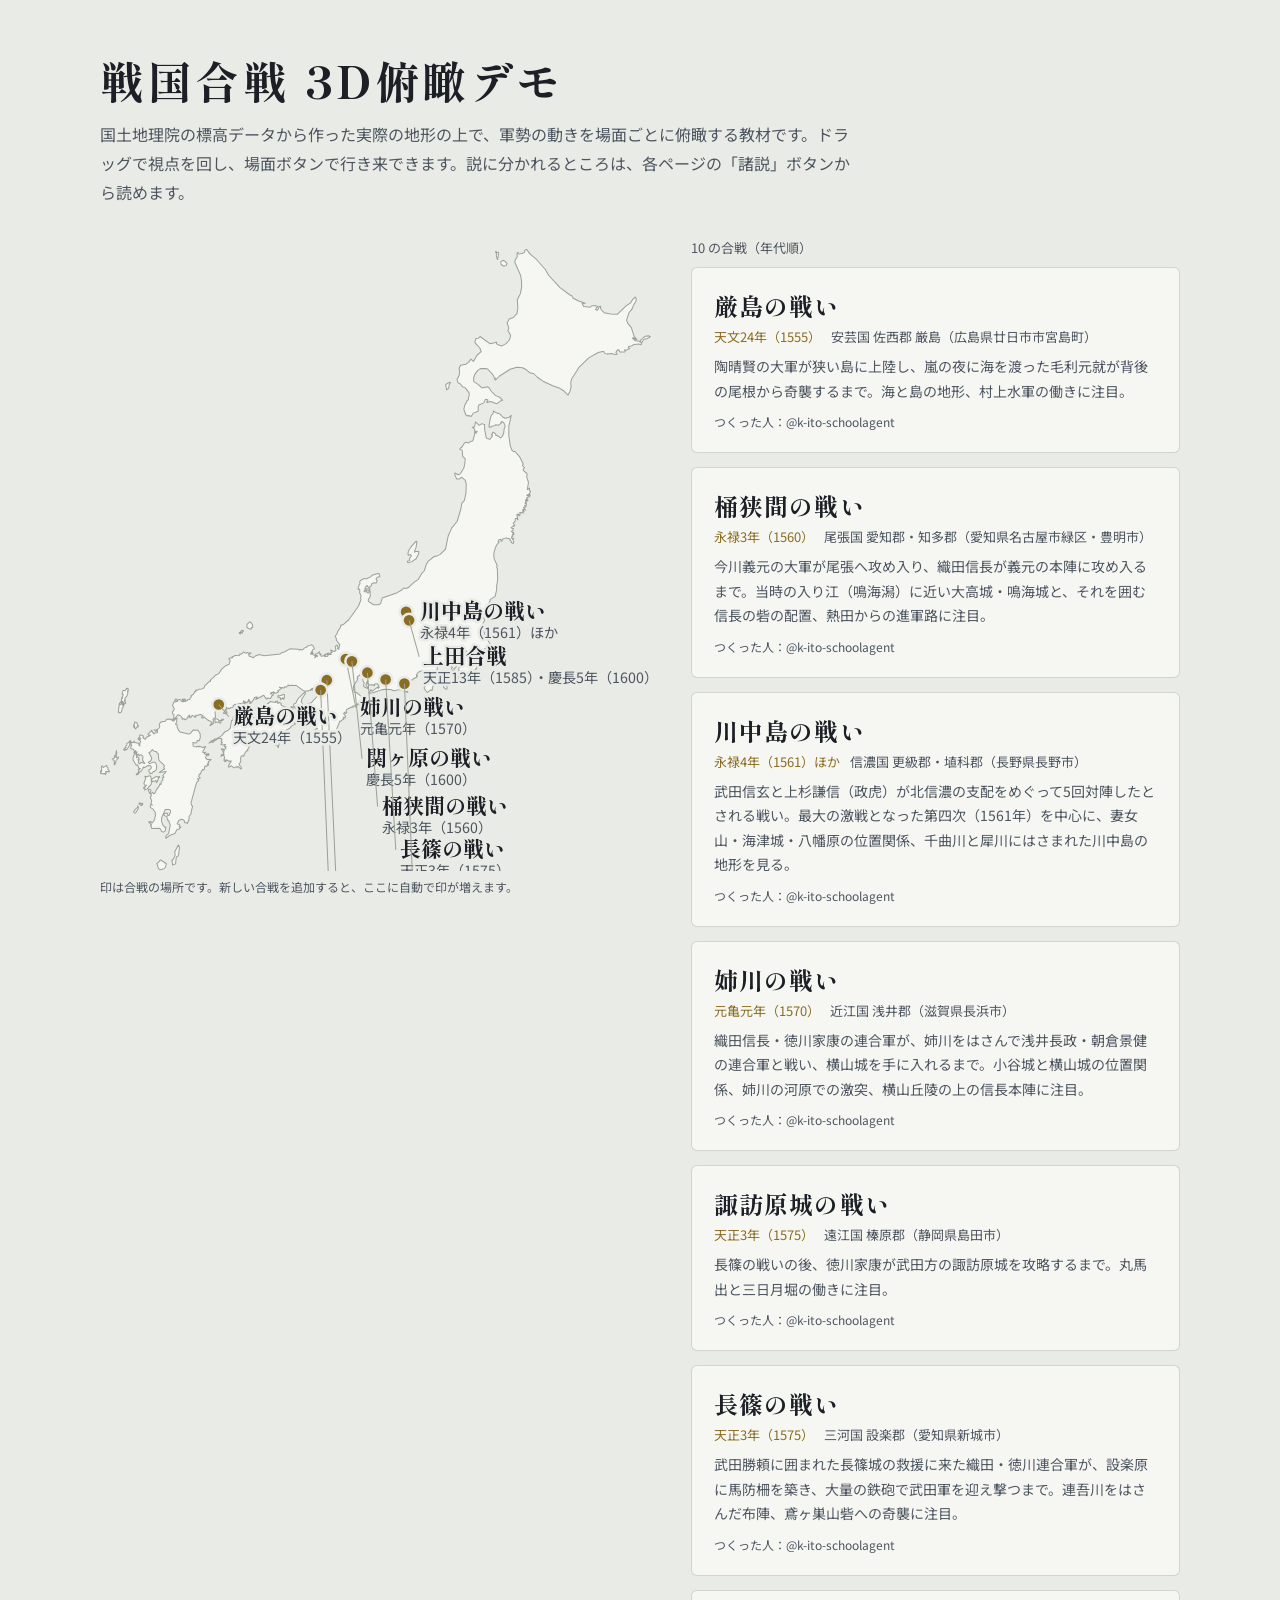
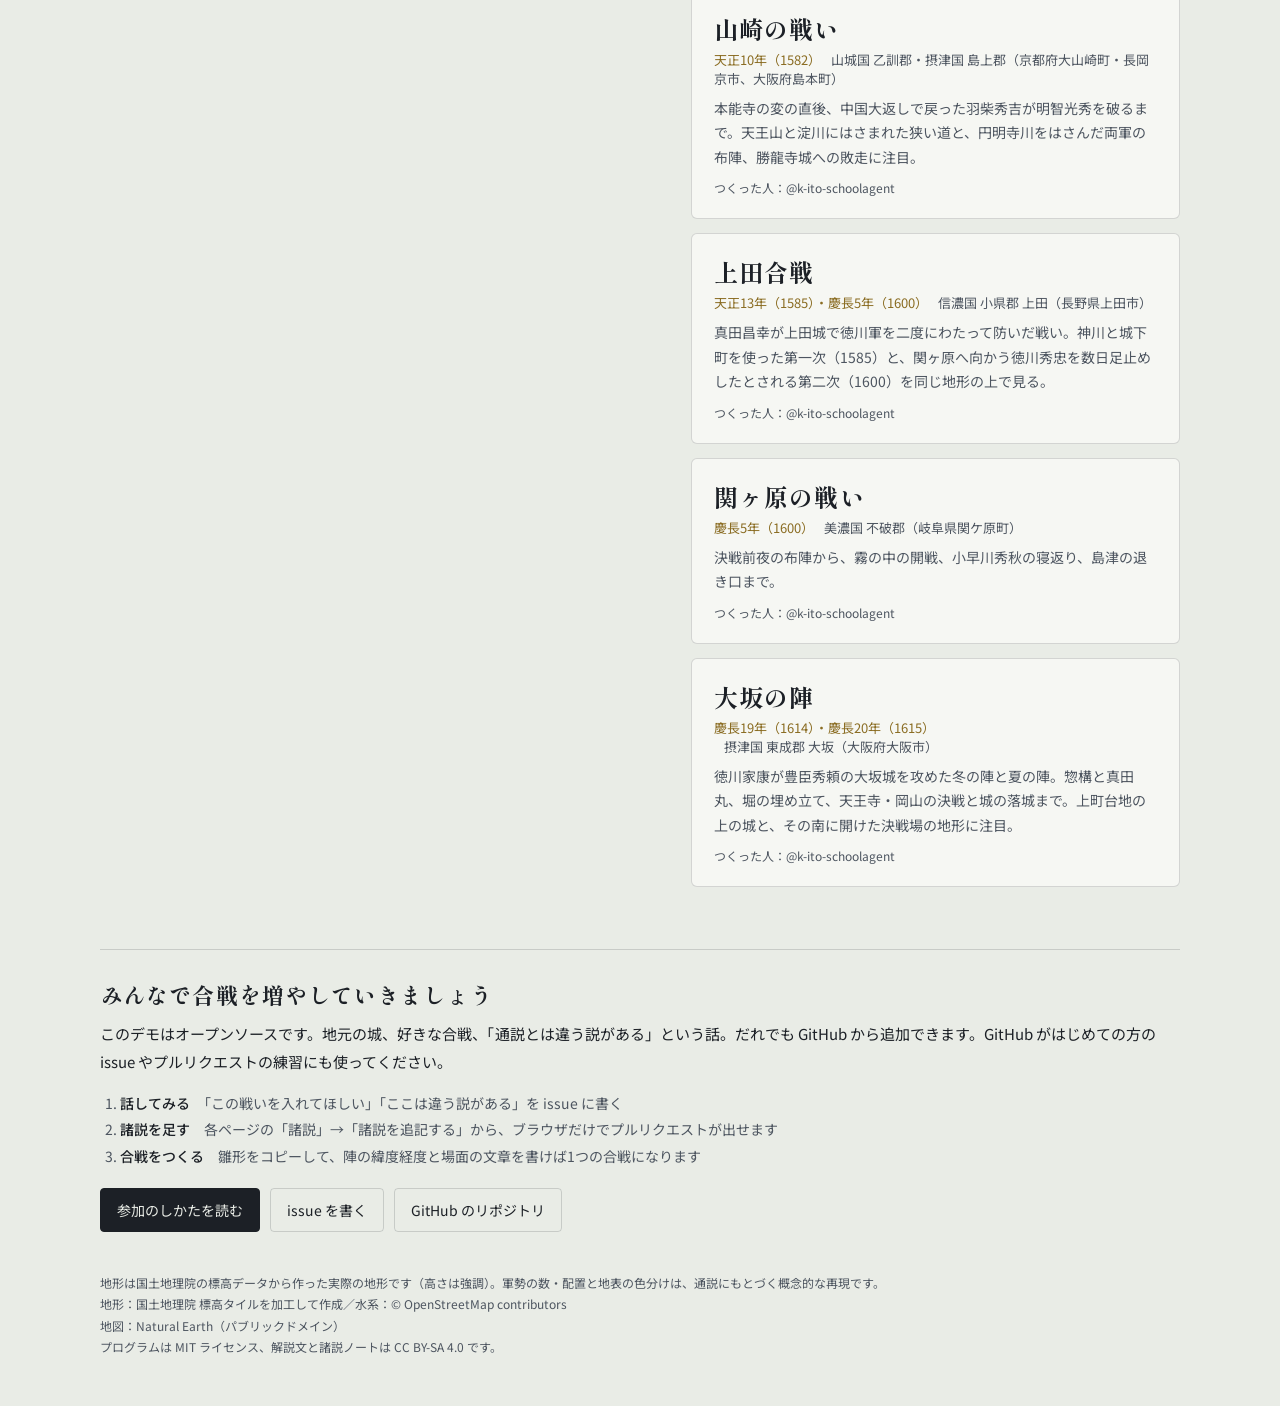
<file: index.html>
<!DOCTYPE html>
<html lang="ja">
<head>
<meta charset="utf-8">
<meta name="viewport" content="width=device-width, initial-scale=1, viewport-fit=cover">
<title>戦国合戦 3D俯瞰デモ</title>
<meta name="description" content="国土地理院の標高データから作った実際の地形の上で、戦国時代の合戦を場面ごとに3Dで俯瞰する教材。だれでも合戦や諸説を追記できるオープンなプロジェクトです。">
<link href="https://fonts.googleapis.com/css2?family=Shippori+Mincho:wght@700;800&family=Noto+Sans+JP:wght@400;500&display=swap" rel="stylesheet">
<style>
:root{--bg:#e9ece6;--ink:#1c2026;--sub:#4d5560;--rule:rgba(28,32,38,.16);--line:#9ba196;--kin:#8a6c22;--card:#f6f7f3}
@media (prefers-color-scheme: dark){:root{--bg:#171a1f;--ink:#eef0ea;--sub:#a9b0b8;--rule:rgba(238,240,234,.14);--line:#59606a;--kin:#d4b25e;--card:#20242b}}
*{box-sizing:border-box}
body{margin:0;background:var(--bg);color:var(--ink);font-family:"Noto Sans JP","Hiragino Sans",sans-serif;
  padding:calc(env(safe-area-inset-top,0px) + 48px) 16px calc(env(safe-area-inset-bottom,0px) + 48px)}
main{max-width:1080px;margin:0 auto}
main>h1,main>.lead{max-width:760px}
h1{font-family:"Shippori Mincho","Hiragino Mincho ProN",serif;font-weight:800;font-size:clamp(28px,5vw,44px);letter-spacing:.08em;margin:0 0 8px}
.lead{color:var(--sub);line-height:1.8;margin:0 0 32px}
.count{font-size:13px;color:var(--sub);margin:0 0 10px}
.atlas{display:grid;grid-template-columns:minmax(0,1.15fr) minmax(0,1fr);gap:28px;align-items:start}
.map{position:sticky;top:24px;margin:0}
.map svg{display:block;width:100%;height:auto;max-height:78vh}
.map .land{fill:var(--card);stroke:var(--line);stroke-width:1;stroke-linejoin:round}
.map .pin circle.dot{fill:var(--kin);stroke:var(--bg);stroke-width:2.5}
.map .pin circle.halo{fill:var(--kin);opacity:0;transition:opacity .15s}
.map .pin text{font-family:"Shippori Mincho",serif;font-weight:700;font-size:21px;fill:var(--ink);paint-order:stroke;stroke:var(--bg);stroke-width:5px;stroke-linejoin:round}
.map .pin text.yr{font-family:"Noto Sans JP",sans-serif;font-weight:400;font-size:14px;fill:var(--sub)}
.map .pin:hover circle.halo,.map .pin:focus-visible circle.halo,.map .pin.on circle.halo{opacity:.22}
.map .pin:focus{outline:none}
.map .pin:focus-visible circle.dot{stroke:var(--ink)}
.map figcaption{font-size:12px;color:var(--sub);line-height:1.7;margin-top:6px}
a.item.on{border-color:var(--kin)}
@media (max-width:820px){.atlas{grid-template-columns:1fr}.map{position:static}.map svg{max-height:none}}
a.item{display:block;text-decoration:none;color:inherit;background:var(--card);border-radius:6px;padding:20px 22px;margin-bottom:14px;border:1px solid var(--rule)}
a.item:hover{border-color:var(--kin)}
a:focus-visible{outline:2px solid var(--kin);outline-offset:2px}
.item h2{font-family:"Shippori Mincho",serif;font-size:24px;margin:0 0 4px;letter-spacing:.05em}
.item .date{font-size:13px;color:var(--kin);margin-bottom:8px}
.item .date span{color:var(--sub);margin-left:10px}
.item p{margin:0;line-height:1.75;color:var(--sub);font-size:14px}
.item .by{margin-top:8px;font-size:12px}
section.join{margin-top:48px;padding-top:28px;border-top:1px solid var(--rule)}
.join h2{font-family:"Shippori Mincho",serif;font-size:22px;letter-spacing:.05em;margin:0 0 10px}
.join p{line-height:1.85;margin:0 0 14px;font-size:15px}
.join ol{margin:0 0 18px;padding-left:1.4em;line-height:1.9;font-size:14px;color:var(--sub)}
.join ol b{color:var(--ink);font-weight:500}
.join a{color:inherit}
.btns{display:flex;flex-wrap:wrap;gap:10px}
.btns a{display:inline-flex;align-items:center;min-height:44px;padding:0 16px;border-radius:4px;text-decoration:none;border:1px solid var(--rule);color:var(--ink);font-size:14px}
.btns a.primary{background:var(--ink);color:var(--bg);border-color:var(--ink)}
footer{margin-top:40px;font-size:12px;color:var(--sub);line-height:1.8}
footer a{color:inherit}
</style>
</head>
<body>
<main>
  <h1>戦国合戦 3D俯瞰デモ</h1>
  <p class="lead">国土地理院の標高データから作った実際の地形の上で、軍勢の動きを場面ごとに俯瞰する教材です。ドラッグで視点を回し、場面ボタンで行き来できます。説に分かれるところは、各ページの「諸説」ボタンから読めます。</p>
  <div class="atlas">
  <figure class="map" id="map" aria-label="合戦の場所の地図"><figcaption>印は合戦の場所です。新しい合戦を追加すると、ここに自動で印が増えます。</figcaption></figure>
  <div>
  <p class="count" id="count"></p>
  <div id="list">
    <a class="item" href="sekigahara/"><h2>関ヶ原の戦い</h2><div class="date">慶長5年（1600）</div></a>
    <a class="item" href="itsukushima/"><h2>厳島の戦い</h2><div class="date">天文24年（1555）</div></a>
    <a class="item" href="ueda/"><h2>上田合戦</h2><div class="date">天正13年（1585）・慶長5年（1600）</div></a>
    <a class="item" href="suwahara/"><h2>諏訪原城の戦い</h2><div class="date">天正3年（1575）</div></a>
    <a class="item" href="okehazama/"><h2>桶狭間の戦い</h2><div class="date">永禄3年（1560）</div></a>
    <a class="item" href="kawanakajima/"><h2>川中島の戦い</h2><div class="date">永禄4年（1561）ほか</div></a>
    <a class="item" href="anegawa/"><h2>姉川の戦い</h2><div class="date">元亀元年（1570）</div></a>
    <a class="item" href="nagashino/"><h2>長篠の戦い</h2><div class="date">天正3年（1575）</div></a>
    <a class="item" href="yamazaki/"><h2>山崎の戦い</h2><div class="date">天正10年（1582）</div></a>
    <a class="item" href="osaka/"><h2>大坂の陣</h2><div class="date">慶長19年（1614）・慶長20年（1615）</div></a>
  </div>
  </div>
  </div>

  <section class="join">
    <h2>みんなで合戦を増やしていきましょう</h2>
    <p>このデモはオープンソースです。地元の城、好きな合戦、「通説とは違う説がある」という話。だれでも GitHub から追加できます。GitHub がはじめての方の issue やプルリクエストの練習にも使ってください。</p>
    <ol>
      <li><b>話してみる</b>　「この戦いを入れてほしい」「ここは違う説がある」を issue に書く</li>
      <li><b>諸説を足す</b>　各ページの「諸説」→「諸説を追記する」から、ブラウザだけでプルリクエストが出せます</li>
      <li><b>合戦をつくる</b>　雛形をコピーして、陣の緯度経度と場面の文章を書けば1つの合戦になります</li>
    </ol>
    <div class="btns">
      <a class="primary" id="gh-contrib" href="https://github.com/k-ito-schoolagent/sengoku-3d/blob/main/CONTRIBUTING.md">参加のしかたを読む</a>
      <a id="gh-issue" href="https://github.com/k-ito-schoolagent/sengoku-3d/issues/new/choose">issue を書く</a>
      <a id="gh-repo" href="https://github.com/k-ito-schoolagent/sengoku-3d">GitHub のリポジトリ</a>
    </div>
  </section>

  <footer>地形は国土地理院の標高データから作った実際の地形です（高さは強調）。軍勢の数・配置と地表の色分けは、通説にもとづく概念的な再現です。<br>地形：国土地理院 標高タイルを加工して作成／水系：© OpenStreetMap contributors<br>地図：Natural Earth（パブリックドメイン）<br>プログラムは MIT ライセンス、解説文と諸説ノートは CC BY-SA 4.0 です。</footer>
</main>
<script>
(function(){
  // フォークして別のアカウントで公開しても、GitHub へのリンクがそのリポジトリを指すようにする
  const seg=location.pathname.split('/').filter(Boolean);
  if(/\.github\.io$/.test(location.hostname)&&seg.length){
    const repo=location.hostname.split('.')[0]+'/'+seg[0],base='https://github.com/'+repo;
    document.getElementById('gh-contrib').href=base+'/blob/main/CONTRIBUTING.md';
    document.getElementById('gh-issue').href=base+'/issues/new/choose';
    document.getElementById('gh-repo').href=base;
  }
  const esc=t=>String(t==null?'':t).replace(/[&<>"']/g,c=>({'&':'&amp;','<':'&lt;','>':'&gt;','"':'&quot;',"'":'&#39;'}[c]));
  const year=d=>{const m=String(d.date||'').match(/(\d{3,4})/);return m?+m[1]:9999;};
  fetch('battles.json').then(r=>r.json()).then(ids=>Promise.all(ids.map(id=>fetch(id+'/battle.json').then(r=>r.json()).catch(()=>null))))
    .then(list=>{
      list=list.filter(Boolean).sort((a,b)=>year(a)-year(b));
      document.getElementById('list').innerHTML=list.map(d=>`<a class="item" href="${esc(d.id)}/" data-id="${esc(d.id)}"><h2>${esc(d.title)}</h2>`+
        `<div class="date">${esc(d.date)}<span>${esc(d.place)}</span></div><p>${esc(d.summary)}</p>`+
        (d.authors&&d.authors.length?`<p class="by">つくった人：${d.authors.map(esc).join('、')}</p>`:'')+`</a>`).join('');
      document.getElementById('count').textContent=`${list.length} の合戦（年代順）`;
      drawMap(list);
    }).catch(()=>{});
  // 日本地図に合戦の印を置く（位置は battle.json の build.origin）
  function drawMap(list){
    fetch('lib/japan-map.json').then(r=>r.json()).then(m=>{
      const P=([lat,lon])=>[(lon-m.lon0)*m.kx*m.k,(m.lat1-lat)*m.k];
      const pins=list.filter(d=>d.build&&d.build.origin).map(d=>{const [x,y]=P(d.build.origin);return {d,x,y,left:x>m.w*0.62};});
      // 名札が重ならないよう、上から順に少しずつずらす
      pins.sort((a,b)=>a.y-b.y);const placed=[];
      const hit=(a,b)=>a[0]<b[0]+b[2]&&b[0]<a[0]+a[2]&&a[1]<b[1]+b[3]&&b[1]<a[1]+a[3];
      const dots=pins.map(q=>[q.x-9,q.y-9,18,18]);
      for(const p of pins){p.ty=p.y+7;const wpx=p.d.title.length*21+8;
        p.box=()=>[p.left?p.x-14-wpx:p.x+14,p.ty-20,wpx,42];
        for(let n=0;n<20&&(placed.some(q=>hit(p.box(),q.box()))||dots.some(d=>hit(p.box(),d)));n++)p.ty+=12;
        placed.push(p);}
      const svg=`<svg viewBox="0 0 ${m.w} ${m.h}" role="img" aria-label="日本地図。合戦の場所に印があります"><path class="land" d="${m.d}"/>`+
        pins.map(p=>{const a=p.left?'end':'start',tx=p.left?p.x-14:p.x+14;
          return `<a class="pin" href="${esc(p.d.id)}/" data-id="${esc(p.d.id)}" aria-label="${esc(p.d.title)}（${esc(p.d.date)}）">`+
            `<circle class="halo" cx="${p.x}" cy="${p.y}" r="16"/><circle class="dot" cx="${p.x}" cy="${p.y}" r="6.5"/>`+
            (Math.abs(p.ty-p.y-7)>1?`<path d="M${p.x} ${p.y}L${tx-(p.left?-4:4)} ${p.ty-7}" stroke="var(--line)" fill="none"/>`:'')+
            `<text x="${tx}" y="${p.ty}" text-anchor="${a}">${esc(p.d.title)}</text><text class="yr" x="${tx}" y="${p.ty+19}" text-anchor="${a}">${esc(p.d.date)}</text></a>`;}).join('')+`</svg>`;
      const fig=document.getElementById('map');fig.insertAdjacentHTML('afterbegin',svg);
      // 地図の印と一覧のカードを連動させる
      const on=(id,v)=>document.querySelectorAll(`[data-id="${CSS.escape(id)}"]`).forEach(e=>e.classList.toggle('on',v));
      document.querySelectorAll('[data-id]').forEach(e=>{const id=e.dataset.id;
        for(const [ev,v] of [['mouseenter',1],['mouseleave',0],['focus',1],['blur',0]])e.addEventListener(ev,()=>on(id,!!v));});
    }).catch(()=>{});
  }
})();
</script>
</body>
</html>
</file>
